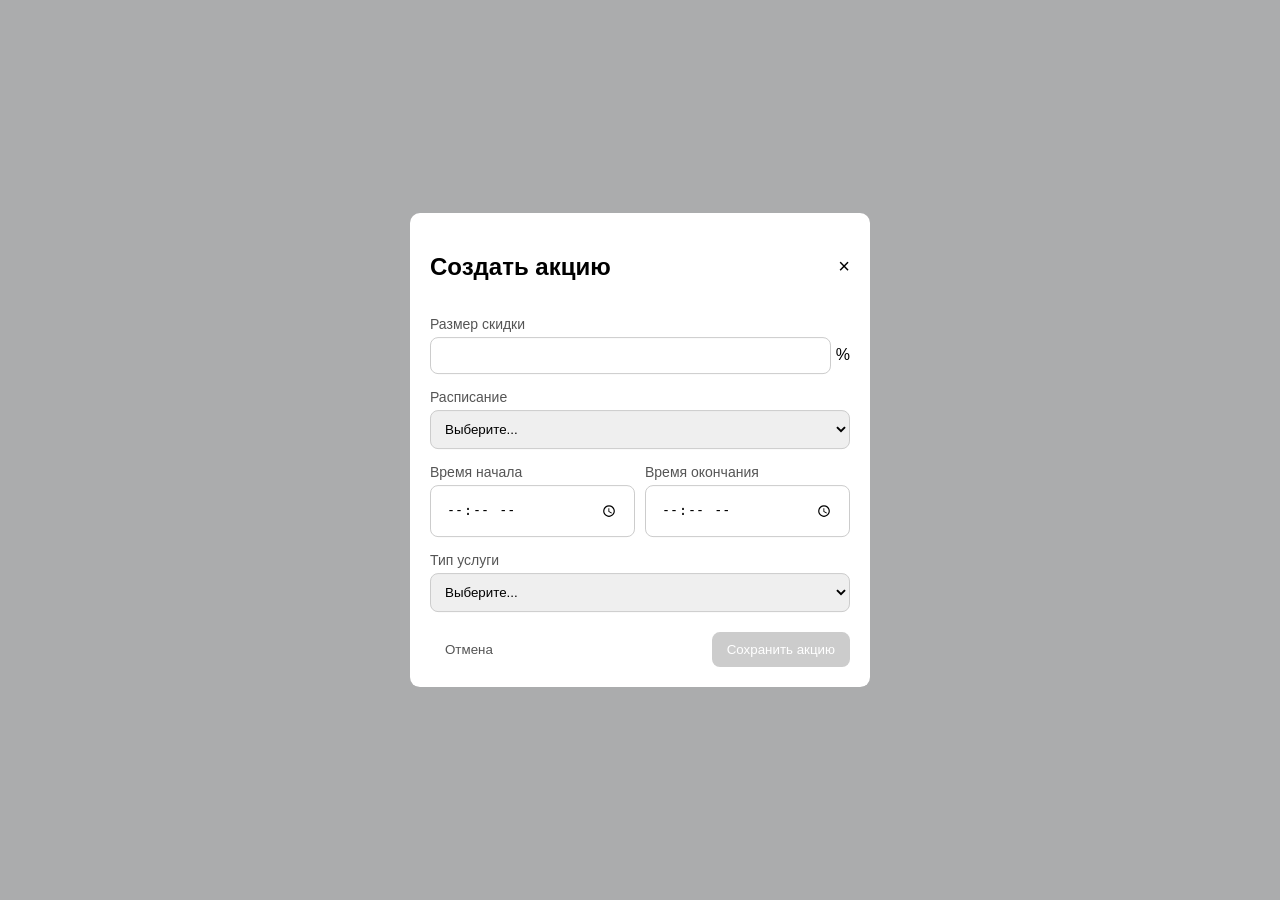
<file: Администратор/index.html>
<!DOCTYPE html>
<html lang="ru">
<head>
    <meta charset="UTF-8">
    <title>Создать акцию</title>
    <link rel="stylesheet" href="styles.css">
</head>
<body>

<div class="modal" id="modal">
    <div class="modal-content">
        <div class="modal-header">
            <h2>Создать акцию</h2>
            <span class="close" onclick="closeModal()">×</span>
        </div>

        <div class="form-group">
            <label>Размер скидки</label>
            <div class="input-with-suffix">
                <input type="number" id="discount">
                <span>%</span>
            </div>
        </div>

        <div class="form-group">
            <label>Расписание</label>
            <select id="schedule">
                <option value="">Выберите...</option>
                <option>Будние дни (Пн–Пт)</option>
                <option>Выходные</option>
                <option>Каждый день</option>
            </select>
        </div>

        <div class="time-group">
            <div>
                <label>Время начала</label>
                <input type="time" id="startTime">
            </div>
            <div>
                <label>Время окончания</label>
                <input type="time" id="endTime">
            </div>
        </div>

        <div class="form-group">
            <label>Тип услуги</label>
            <select id="serviceType">
                <option value="">Выберите...</option>
                <option>Все виды мойки</option>
                <option>Экспресс</option>
                <option>Полная</option>
            </select>
        </div>

        <div class="modal-footer">
            <button class="cancel" onclick="closeModal()">Отмена</button>
            <button class="save" id="saveBtn">Сохранить акцию</button>
        </div>
    </div>
</div>

<script src="script.js"></script>
</body>
</html>
</file>
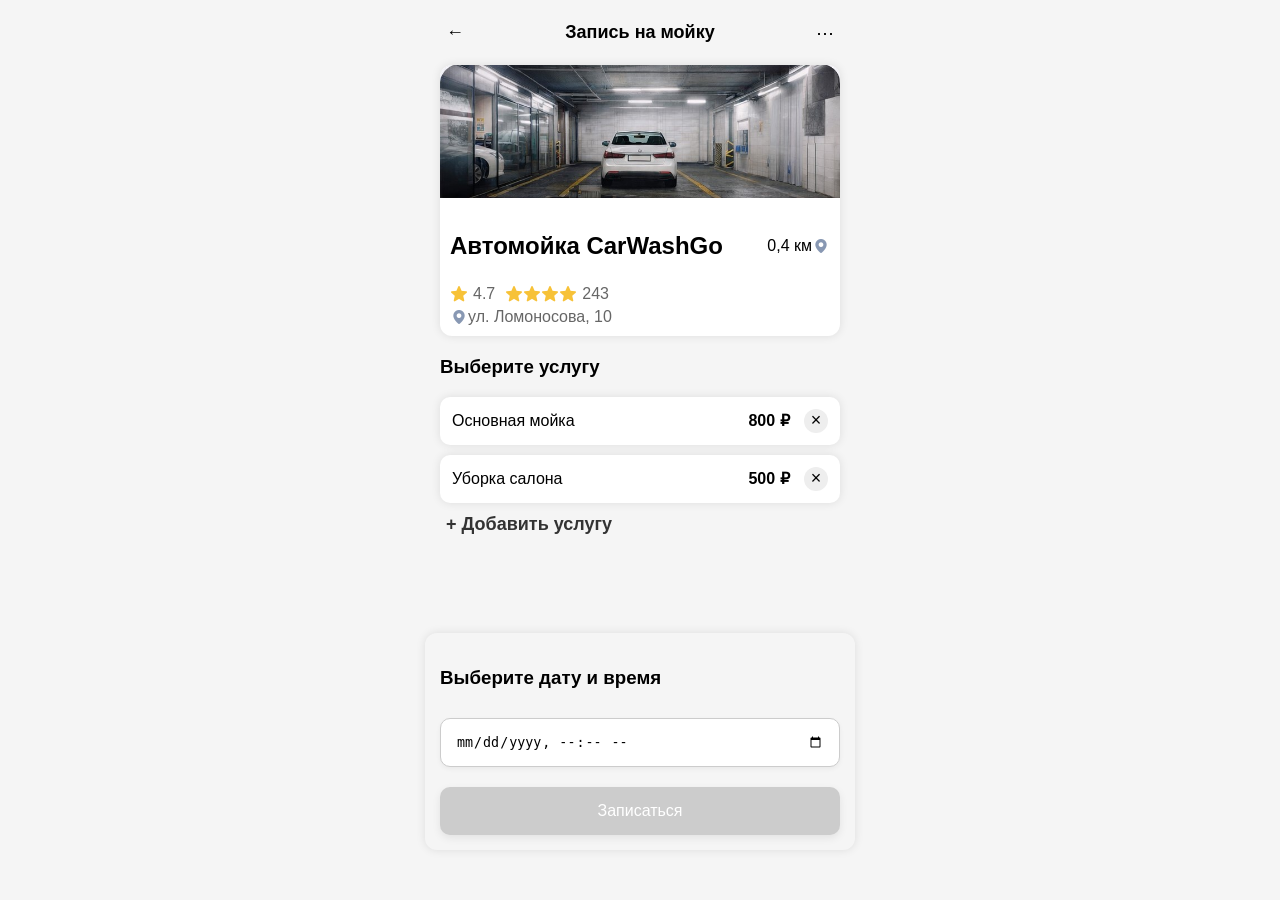
<file: Клиент/index.html>
<!DOCTYPE html>
<html lang="ru">
<head>
    <meta charset="UTF-8">
    <meta name="viewport" content="width=device-width, initial-scale=1.0">
    <title>Запись на мойку</title>
    <link rel="stylesheet" href="styles.css">
</head>
<body>

<div class="container">

    <header class="header">
        <button class="back-btn" id="backBtn">←</button>
        <h1>Запись на мойку</h1>
        <button class="menu-btn" id="menuBtn">⋯</button>
    </header>

    <div class="carwash-card">
        <img src="images/car_wash.jpg" alt="Автомойка">
        <div class="info">
            <div class="title-row">
                <h2>Автомойка CarWashGo</h2>
                <div class="title-row-distance">
                    <span>0,4 км</span>
                    <img src="images/location.png" class="icon">
                </div>
            </div>

            <div class="rating">
                <img src="images/star.png" class="icon">
                <span class="rating-estimation">4.7</span>
                <img src="images/star.png" class="icon">
                <img src="images/star.png" class="icon">
                <img src="images/star.png" class="icon">
                <img src="images/star.png" class="icon">
                <span class="rating-count">243</span>
            </div>

            <div class="address">
                <img src="images/location.png" class="icon">
                <span>ул. Ломоносова, 10</span>
            </div>
        </div>
    </div>

    <div class="content">
        <section>
            <h3>Выберите услугу</h3>

            <div class="service" data-name="Основная мойка" data-price="800">
                <span>Основная мойка</span>
                <div>
                    <span class="price">800 ₽</span>
                    <button class="remove-btn">×</button>
                </div>
            </div>

            <div class="service" data-name="Уборка салона" data-price="500">
                <span>Уборка салона</span>
                <div>
                    <span class="price">500 ₽</span>
                    <button class="remove-btn">×</button>
                </div>
            </div>

            <button class="add-service">+ Добавить услугу</button>
        </section>
    </div>

    <div class="bottom-panel">
        <h3>Выберите дату и время</h3>
        <input type="datetime-local" id="datetime">
        <button class="submit-btn" id="submitBtn">Записаться</button>
    </div>
</div>

<div class="modal" id="serviceModal">
    <div class="modal-content">
        <h3>Выберите услугу</h3>
        <div id="serviceList"></div>
        <button class="close-modal">Закрыть</button>
    </div>
</div>

<script src="script.js"></script>
</body>
</html>
</file>
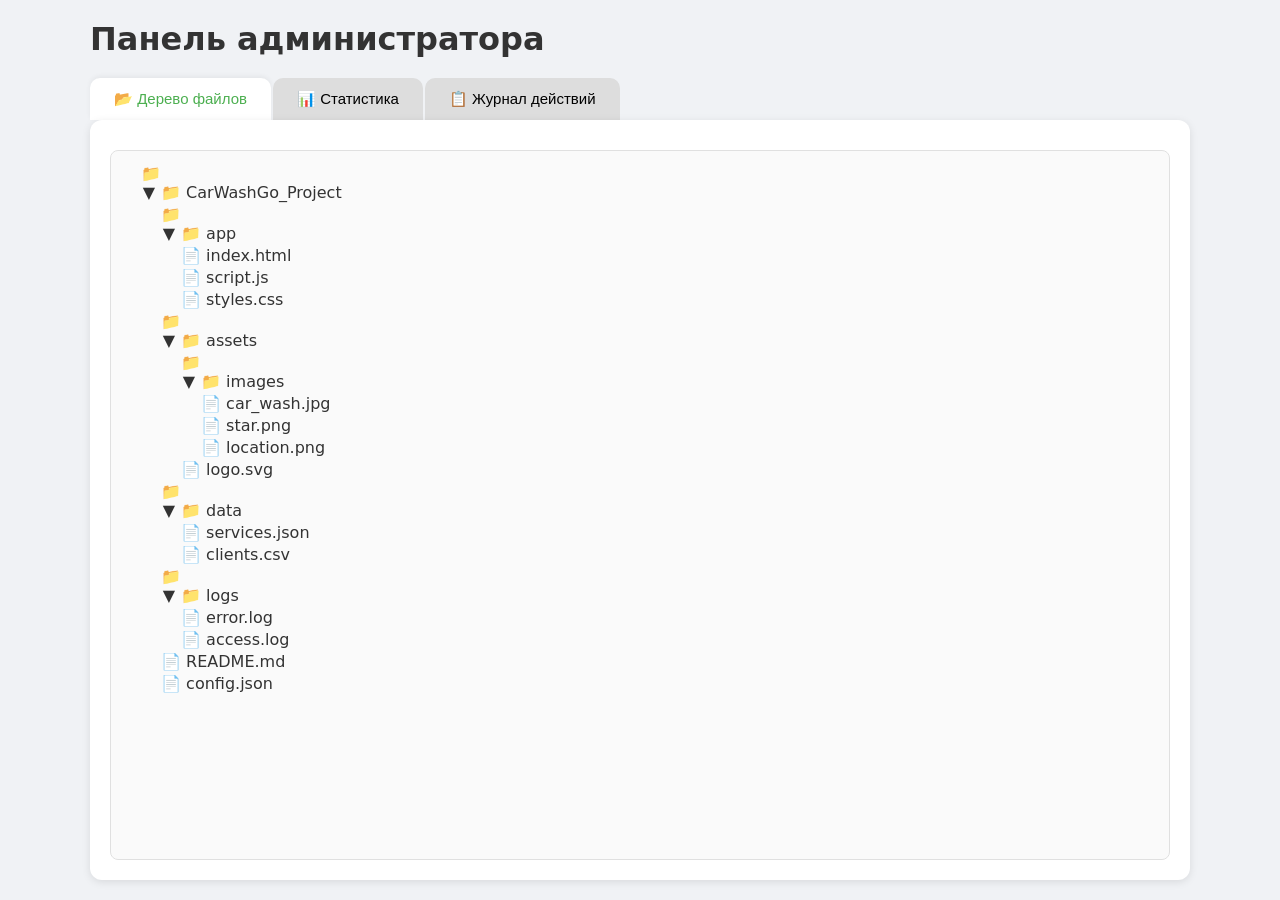
<file: Логи/index.html>
﻿<!DOCTYPE html>
<html lang="ru">
<head>
    <meta charset="UTF-8">
    <meta name="viewport" content="width=device-width, initial-scale=1.0">
    <title>Панель администратора – логи и файлы (демо)</title>
    <link rel="stylesheet" href="styles.css">
</head>
<body>
<div class="container">
    <h1>Панель администратора</h1>
    <div class="tabs">
        <button class="tab active" data-tab="tree">📂 Дерево файлов</button>
        <button class="tab" data-tab="stats">📊 Статистика</button>
        <button class="tab" data-tab="logs">📋 Журнал действий</button>
    </div>

    <!-- Панель Дерева -->
    <div id="treePanel" class="panel">
        <div class="tree-container">
            <div id="fileTree" class="tree"></div>
        </div>
    </div>

    <!-- Панель Статистики -->
    <div id="statsPanel" class="panel hidden">
        <div class="stats-content">
            <div class="stats-grid">
                <div class="stat-card">
                    <div class="number" id="totalActions">0</div>
                    <div class="label">Действий за 24 ч</div>
                </div>
                <div class="stat-card">
                    <div class="number" id="infoActions">0</div>
                    <div class="label">Информация</div>
                </div>
                <div class="stat-card">
                    <div class="number" id="errorActions">0</div>
                    <div class="label">Ошибки</div>
                </div>
            </div>
            <h3 style="text-align: center; margin-bottom: 10px;">Активность по часам (последние 24 часа)</h3>
            <div class="chart-wrapper">
                <canvas id="chartCanvas" width="750" height="320"></canvas>
            </div>
        </div>
    </div>

    <!-- Панель Журнала -->
    <div id="logsPanel" class="panel hidden">
        <div class="logs-content">
            <div class="filter-bar">
                <label>С:</label>
                <input type="datetime-local" id="filterFrom">
                <label>По:</label>
                <input type="datetime-local" id="filterTo">
                <label>Уровень:</label>
                <select id="filterLevel">
                    <option value="ALL">Все</option>
                    <option value="INFO">INFO</option>
                    <option value="ERROR">ERROR</option>
                </select>
                <button class="btn" id="applyFilterBtn">Применить фильтр</button>
                <button class="btn" id="resetFilterBtn">Сбросить</button>
                <button class="btn primary" id="downloadFilteredBtn">Скачать отфильтрованный лог</button>
                <button class="btn danger" id="clearLogsBtn">Очистить все логи</button>
            </div>
            <table id="logTable">
                <thead>
                <tr><th>Время</th><th>Уровень</th><th>Сообщение</th><th>Детали</th></tr>
                </thead>
                <tbody id="logTableBody"></tbody>
            </table>
            <p id="noLogsMsg" class="empty-msg" style="display:none;">Логов за выбранный период нет.</p>
        </div>
    </div>
</div>
<script src="script.js"></script>
</body>
</html>
</file>
<file: Администратор/styles.css>
body {
    font-family: Arial, sans-serif;
    background: #f5f6f8;
    padding: 40px;
}

button {
    padding: 10px 15px;
    cursor: pointer;
}

/* Модалка */
.modal {
    position: fixed;
    inset: 0;
    background: rgba(0,0,0,0.3);
    justify-content: center;
    align-items: center;
}

.modal-content {
    position: absolute;
    top: 50%;
    left: 50%;
    transform: translate(-50%, -50%);
    background: white;
    width: 420px;
    border-radius: 10px;
    padding: 20px;
}

.modal-header {
    display: flex;
    justify-content: space-between;
    align-items: center;
}

.close {
    cursor: pointer;
    font-size: 20px;
}

/* Формы */
.form-group {
    margin: 15px 0;
}

label {
    display: block;
    margin-bottom: 5px;
    font-size: 14px;
    color: #555;
}

input, select {
    width: 100%;
    padding: 10px;
    border-radius: 8px;
    border: 1px solid #ccc;
}

.input-with-suffix {
    display: flex;
    align-items: center;
}

.input-with-suffix input {
    flex: 1;
}

.input-with-suffix span {
    margin-left: 5px;
}

.time-group {
    display: flex;
    gap: 10px;
}

.time-group div {
    flex: 1;
}

.time-group input {
    width: 100%;
    padding: 15px;
    box-sizing: border-box;
}

.modal-footer {
    display: flex;
    justify-content: space-between;
    margin-top: 20px;
}

.cancel {
    background: none;
    border: none;
    color: #555;
}

.input-error {
    border: 2px solid red !important;
}

.save {
    background: #ccc;
    color: white;
    border: none;
    padding: 10px 15px;
    border-radius: 8px;
}

.save.active {
    background: #2d6cdf;
}
</file>
<file: Клиент/styles.css>
body {
    margin: 0;
    font-family: Arial, sans-serif;
    background: #f5f5f5;
}
.container {
    max-width: 400px;
    margin: auto;
    padding: 10px;
}
.header {
    display: flex;
    justify-content: space-between;
    align-items: center;
}
.header h1 { font-size: 18px; }
button {
    border: none;
    background: none;
    font-size: 18px;
    cursor: pointer;
}
.carwash-card {
    background: white;
    border-radius: 12px;
    overflow: hidden;
    margin-top: 10px;
    box-shadow: 0 0 10px rgba(0,0,0,0.1);
}
.carwash-card > img { width: 100%; }
.info { padding: 10px; }
.title-row {
    display: flex;
    justify-content: space-between;
    align-items: center;
}
.title-row .title-row-distance {
    display: flex;
    justify-content: space-between;
    align-items: center;
}
.icon { width: 16px; height: 16px; margin: 1px; }
.rating, .address {
    display: flex;
    align-items: center;
    margin-top: 5px;
    color: #666;
}
.rating .rating-estimation { margin-left: 5px; margin-right: 10px; }
.rating .rating-count { margin-left: 5px; }
section { margin-top: 20px; }
.service {
    display: flex;
    justify-content: space-between;
    align-items: center;
    background: white;
    padding: 12px;
    border-radius: 10px;
    margin-top: 10px;
    box-shadow: 0 0 10px rgba(0,0,0,0.1);
}
.price { margin-right: 10px; font-weight: bold; }
.remove-btn {
    background: #eee;
    border-radius: 50%;
    width: 24px;
    height: 24px;
}
.add-service {
    border-radius: 7px;
    margin-top: 10px;
    color: #333;
    font-weight: bold;
}
input {
    width: 100%;
    padding: 12px;
    border-radius: 10px;
    border: 1px solid #ccc;
    margin-top: 10px;
    box-shadow: 0 2px 5px rgba(0,0,0,0.05);
}
.submit-btn {
    width: 100%;
    padding: 15px;
    margin-top: 20px;
    background: #ccc;
    color: white;
    border-radius: 10px;
    font-size: 16px;
    box-shadow: 0 3px 8px rgba(0,0,0,0.08);
}
.submit-btn.active { background: #4CAF50; }
.content { padding-bottom: 180px; }
.bottom-panel {
    position: fixed;
    bottom: 50px;
    left: 50%;
    transform: translateX(-50%);
    width: 400px;
    background: #f5f5f5;
    padding: 15px;
    box-shadow: 0 0 10px rgba(0,0,0,0.1);
    border-radius: 12px;
}
#datetime {
    width: 100%;
    padding: 15px;
    box-sizing: border-box;
}
.modal {
    display: none;
    position: fixed;
    z-index: 1000;
    left: 0;
    top: 0;
    width: 100%;
    height: 100%;
    background: rgba(0,0,0,0.4);
}
.modal-content {
    background: white;
    position: absolute;
    top: 50%;
    left: 50%;
    transform: translate(-50%, -50%);
    padding: 20px;
    width: 90%;
    max-width: 350px;
    border-radius: 12px;
    box-shadow: 0 5px 15px rgba(0,0,0,0.2);
}
.modal-service {
    padding: 12px;
    border-radius: 8px;
    margin-top: 10px;
    background: #f5f5f5;
    cursor: pointer;
    display: flex;
    justify-content: space-between;
}
.modal-service:hover { background: #eaeaea; }
.close-modal {
    margin-top: 15px;
    width: 100%;
    padding: 10px;
    background: #ddd;
    border-radius: 8px;
}
.input-error { border: 2px solid red; }
.service-error { border: 2px solid red; }
</file>
<file: Логи/styles.css>
﻿* { box-sizing: border-box; margin: 0; padding: 0; }

html, body {
    height: 100%;
}

body {
    font-family: 'Segoe UI', system-ui, sans-serif;
    background: #f0f2f5;
    padding: 20px;
    color: #333;
    display: flex;
    flex-direction: column;
}

.container {
    max-width: 1100px;
    margin: auto;
    width: 100%;
    flex: 1;
    display: flex;
    flex-direction: column;
}

h1 { margin-bottom: 20px; }

.tabs {
    display: flex;
    gap: 2px;
    margin-bottom: 0;
}

.tab {
    padding: 12px 24px;
    background: #ddd;
    border-radius: 10px 10px 0 0;
    cursor: pointer;
    font-weight: 500;
    border: none;
    font-size: 15px;
}

.tab.active { background: white; color: #4CAF50; box-shadow: 0 -2px 5px rgba(0,0,0,0.05); }

.panel {
    background: white;
    border-radius: 12px;
    padding: 20px;
    box-shadow: 0 2px 8px rgba(0,0,0,0.1);
    flex: 1;
    display: flex;
    flex-direction: column;
    overflow: hidden;
}

.panel.hidden { display: none; }

.tree-container,
.stats-content,
.logs-content {
    flex: 1;
    overflow: auto;
    margin-top: 10px;
}

/* Дерево */
.tree-container {
    border: 1px solid #e0e0e0;
    border-radius: 8px;
    padding: 10px;
    background: #fafafa;
}

.tree ul { list-style: none; padding-left: 20px; }
.tree li { margin: 3px 0; cursor: default; }
.tree .folder > span::before { content: "📁 "; }
.tree .file::before { content: "📄 "; }
.tree .toggle {
    display: inline-block;
    width: 16px;
    text-align: center;
    margin-right: 4px;
    cursor: pointer;
    user-select: none;
}

.btn {
    background: #e0e0e0;
    border: none;
    padding: 8px 16px;
    border-radius: 8px;
    cursor: pointer;
    font-size: 14px;
    margin-right: 10px;
    margin-bottom: 10px;
}

.btn.primary { background: #4CAF50; color: white; }
.btn.danger { background: #f44336; color: white; }

/* Статистика */
.stats-grid {
    display: flex;
    justify-content: center;  /* центрирование блоков */
    gap: 40px;
    margin-bottom: 30px;
}

.stat-card {
    background: #f9f9f9;
    padding: 15px 25px;
    border-radius: 10px;
    text-align: center;
    min-width: 140px;
}

.stat-card .number { font-size: 28px; font-weight: bold; }
.stat-card .label { color: #666; font-size: 14px; }

.chart-wrapper {
    display: flex;
    justify-content: center;
    align-items: center;
    width: 100%;
}

canvas {
    border: 1px solid #ddd;
    border-radius: 8px;
    background: white;
    max-width: 100%;
    height: auto;
}

/* Таблица логов */
table { width: 100%; border-collapse: collapse; margin-top: 10px; }
th, td { padding: 8px 12px; border-bottom: 1px solid #ddd; text-align: left; }
th { background: #f7f7f7; }

.filter-bar {
    display: flex;
    gap: 15px;
    align-items: center;
    flex-wrap: wrap;
    margin-bottom: 10px;
}

.filter-bar label { font-weight: bold; }

.filter-bar input[type="datetime-local"],
.filter-bar select {
    padding: 6px;
    border: 1px solid #ccc;
    border-radius: 6px;
}

.empty-msg { color: #888; margin-top: 20px; }
</file>
